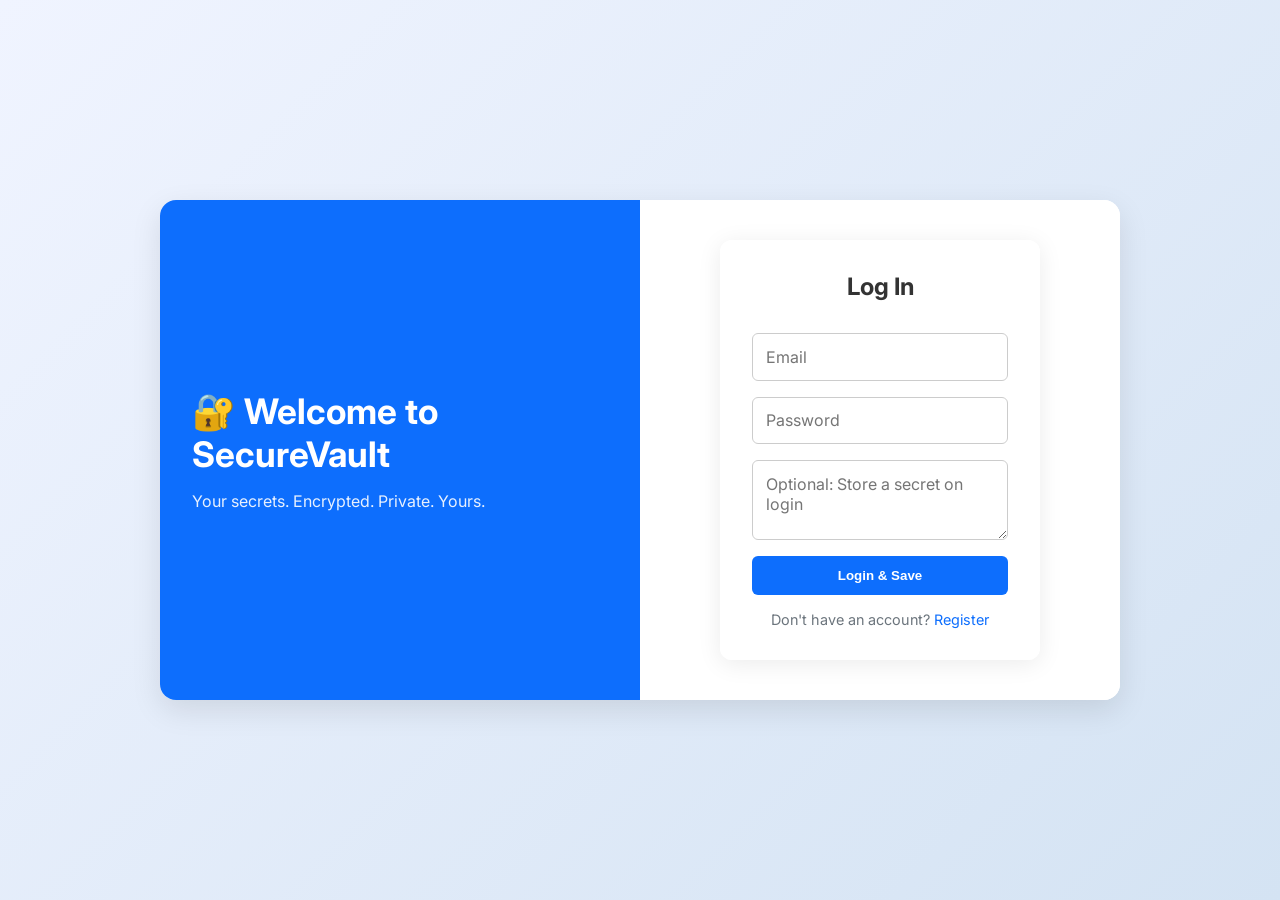
<file: frontend/index.html>
<!DOCTYPE html>
<html lang="en">
<head>
  <meta charset="UTF-8" />
  <title>Login | SecureVault</title>
  <link rel="stylesheet" href="login.css" />
  <link rel="stylesheet" href="toast.css" />
</head>
<body>
  <div class="login-container">
    <div class="login-left">
      <h1>🔐 Welcome to SecureVault</h1>
      <p>Your secrets. Encrypted. Private. Yours.</p>
    </div>

    <div class="login-right">
      <div class="form-card">
        <h2>Log In</h2>
        <input type="email" id="email" placeholder="Email" />
        <input type="password" id="password" placeholder="Password" />
        <textarea id="secret" placeholder="Optional: Store a secret on login"></textarea>
        <button onclick="login()">Login & Save</button>
        <p class="register-link">Don't have an account? <a href="register.html">Register</a></p>
      </div>
    </div>
  </div>

  <div id="toast"></div>
  <script src="toast.js"></script>
  <script src="login.js"></script>
</body>
</html>
</file>
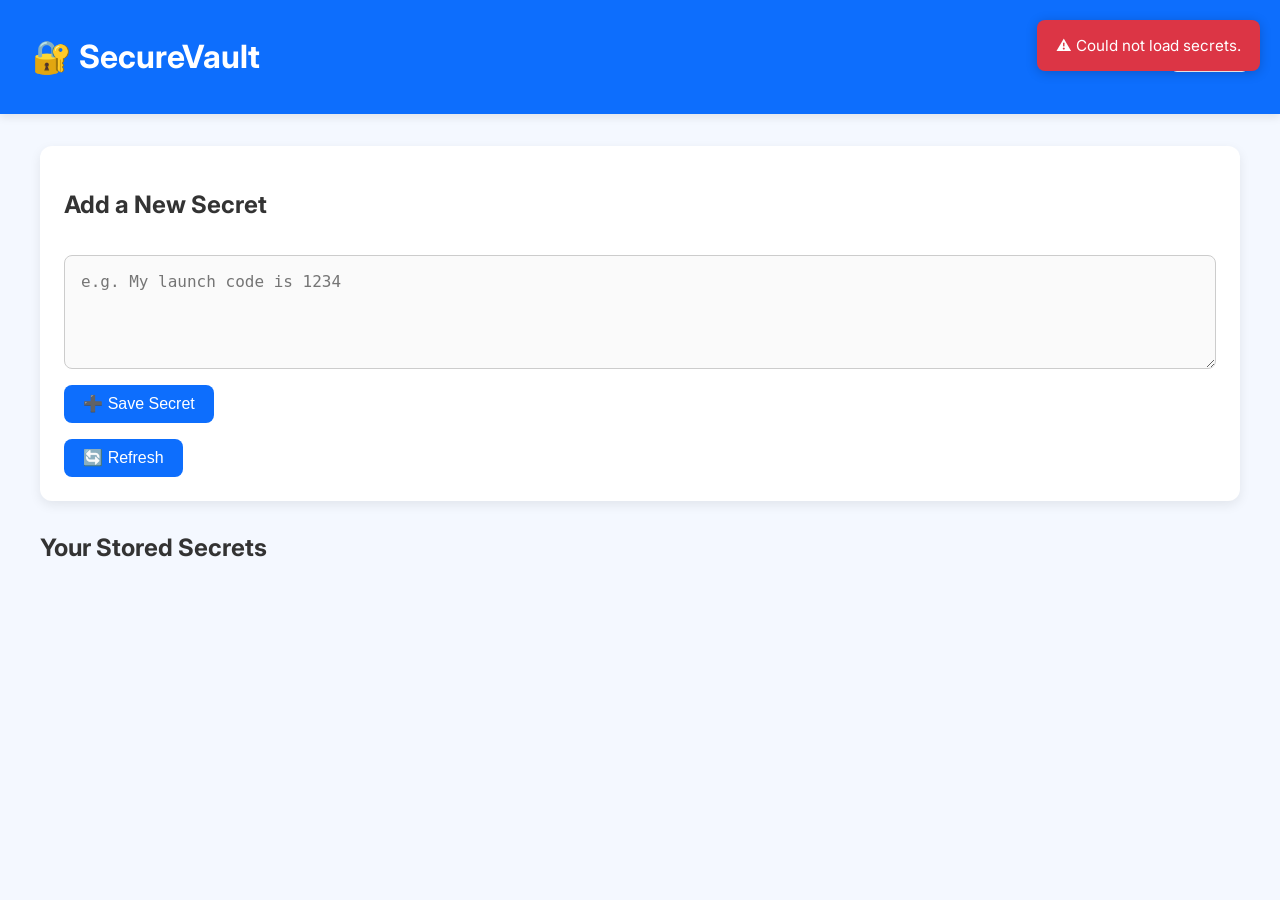
<file: frontend/dashboard.html>
<!DOCTYPE html>
<html lang="en">
<head>
  <meta charset="UTF-8" />
  <title>SecureVault Dashboard</title>
  <link rel="stylesheet" href="dashboard.css" />
  <link rel="stylesheet" href="toast.css" />
</head>
<body>
  <header class="header">
    <h1>🔐 SecureVault</h1>
    <button class="logout-btn" onclick="logout()">Logout</button>
  </header>

  <main class="main-content">
    <section class="secret-form">
      <h2>Add a New Secret</h2>
      <textarea id="secretInput" placeholder="e.g. My launch code is 1234"></textarea>
      <button onclick="storeSecret()">➕ Save Secret</button>
      <button onclick="loadSecrets()">🔄 Refresh</button>
    </section>

    <section>
      <h2>Your Stored Secrets</h2>
      <div id="secretsGrid" class="secrets-grid"></div>
    </section>
  </main>

  <div id="toast"></div>
  <script src="toast.js"></script>
  <script src="dashboard.js"></script>
</body>
</html>
</file>
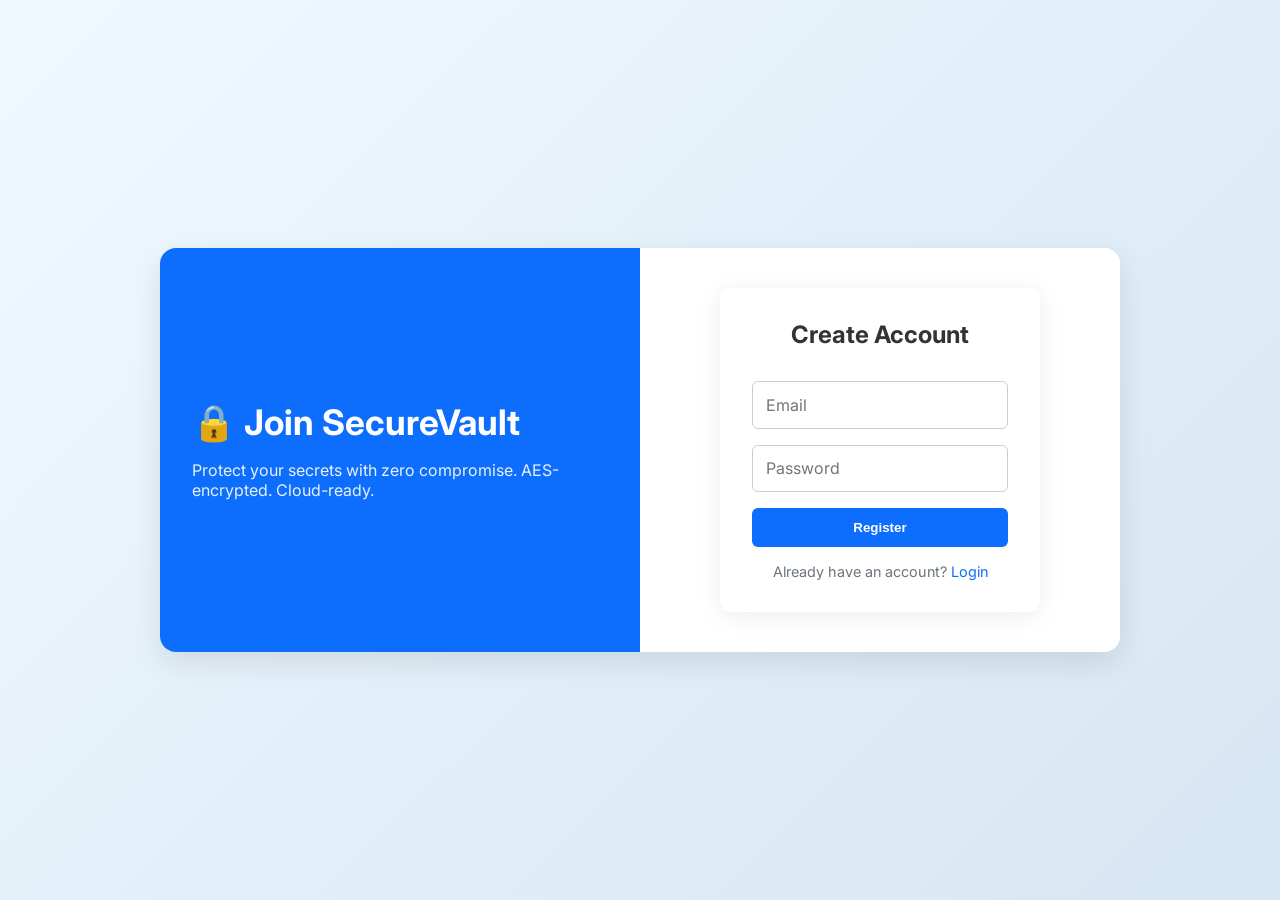
<file: frontend/register.html>
<!DOCTYPE html>
<html lang="en">
<head>
  <meta charset="UTF-8" />
  <title>Register | SecureVault</title>
  <link rel="stylesheet" href="register.css" />
  <link rel="stylesheet" href="toast.css" />
</head>
<body>
  <div class="register-container">
    <div class="register-left">
      <h1>🔒 Join SecureVault</h1>
      <p>Protect your secrets with zero compromise. AES-encrypted. Cloud-ready.</p>
    </div>

    <div class="register-right">
      <div class="form-card">
        <h2>Create Account</h2>
        <input type="email" id="email" placeholder="Email" />
        <input type="password" id="password" placeholder="Password" />
        <button onclick="register()">Register</button>
        <p class="login-link">Already have an account? <a href="index.html">Login</a></p>
      </div>
    </div>
  </div>

  <div id="toast"></div>
  <script src="toast.js"></script>
  <script src="register.js"></script>
</body>
</html>
</file>
<file: frontend/login.css>
@import url('https://fonts.googleapis.com/css2?family=Inter:wght@400;600&display=swap');

:root {
  --primary-color: #0d6efd;
  --background: linear-gradient(135deg, #f0f4ff, #d4e3f3);
  --form-bg: #ffffffcc;
  --text-color: #333;
  --accent: #6c757d;
}

* {
  box-sizing: border-box;
  margin: 0;
  padding: 0;
}

body {
  font-family: 'Inter', sans-serif;
  background: var(--background);
  min-height: 100vh;
  display: flex;
  justify-content: center;
  align-items: center;
}

.login-container {
  display: grid;
  grid-template-columns: 1fr 1fr;
  width: 90%;
  max-width: 960px;
  background: white;
  box-shadow: 0 10px 30px rgba(0,0,0,0.1);
  border-radius: 16px;
  overflow: hidden;
}

.login-left {
  background: var(--primary-color);
  color: white;
  padding: 2rem;
  display: flex;
  flex-direction: column;
  justify-content: center;
}

.login-left h1 {
  font-size: 2.2rem;
  margin-bottom: 1rem;
}

.login-left p {
  font-size: 1rem;
  opacity: 0.9;
}

.login-right {
  padding: 2.5rem;
  background: white;
  display: flex;
  align-items: center;
  justify-content: center;
}

.form-card {
  width: 100%;
  max-width: 320px;
  background: var(--form-bg);
  backdrop-filter: blur(8px);
  padding: 2rem;
  border-radius: 12px;
  box-shadow: 0 4px 24px rgba(0,0,0,0.08);
  display: flex;
  flex-direction: column;
  gap: 1rem;
}

.form-card h2 {
  text-align: center;
  margin-bottom: 1rem;
  color: var(--text-color);
}

input, textarea {
  padding: 0.8rem;
  font-size: 1rem;
  border: 1px solid #ccc;
  border-radius: 6px;
  font-family: inherit;
  transition: border 0.2s ease;
}

input:focus, textarea:focus {
  border-color: var(--primary-color);
  outline: none;
}

textarea {
  min-height: 80px;
  resize: vertical;
}

button {
  padding: 0.75rem;
  background: var(--primary-color);
  color: white;
  font-weight: 600;
  border: none;
  border-radius: 6px;
  cursor: pointer;
  transition: background 0.3s ease;
}

button:hover {
  background: #0b5ed7;
}

.register-link {
  font-size: 0.9rem;
  text-align: center;
  color: var(--accent);
}

.register-link a {
  color: var(--primary-color);
  text-decoration: none;
}

@media (max-width: 768px) {
  .login-container {
    grid-template-columns: 1fr;
    border-radius: 0;
    box-shadow: none;
  }

  .login-left {
    display: none;
  }

  .login-right {
    padding: 2rem 1.5rem;
  }
}
</file>
<file: frontend/toast.css>
#toast {
  position: fixed;
  top: 20px;
  right: 20px;
  max-width: 320px;
  padding: 1rem 1.2rem;
  color: white;
  background: #323232;
  border-radius: 8px;
  font-size: 0.95rem;
  opacity: 0;
  transform: translateY(-20px);
  transition: opacity 0.4s ease, transform 0.4s ease;
  z-index: 9999;
  box-shadow: 0 2px 12px rgba(0,0,0,0.2);
}

#toast.show {
  opacity: 1;
  transform: translateY(0);
}

#toast.success { background-color: #28a745; }   /* ✅ Success */
#toast.error   { background-color: #dc3545; }   /* ❌ Error */
#toast.info    { background-color: #17a2b8; }   /* ℹ️ Info */
#toast.warn    { background-color: #ffc107; color: #333; }  /* ⚠️ Warning */
</file>
<file: frontend/dashboard.css>
@import url('https://fonts.googleapis.com/css2?family=Inter:wght@400;600&display=swap');

:root {
  --primary: #0d6efd;
  --bg: #f4f8ff;
  --card-bg: white;
  --shadow: rgba(0, 0, 0, 0.08);
  --text: #333;
}

body {
  margin: 0;
  font-family: 'Inter', sans-serif;
  background: var(--bg);
  color: var(--text);
}

.header {
  display: flex;
  justify-content: space-between;
  align-items: center;
  background: var(--primary);
  color: white;
  padding: 1rem 2rem;
  box-shadow: 0 4px 8px var(--shadow);
}

.logout-btn {
  background: white;
  color: var(--primary);
  border: none;
  padding: 0.5rem 1rem;
  font-weight: 600;
  border-radius: 6px;
  cursor: pointer;
  transition: background 0.2s ease;
}

.logout-btn:hover {
  background: #eee;
}

.main-content {
  padding: 2rem;
  max-width: 1200px;
  margin: auto;
}

.secret-form {
  background: var(--card-bg);
  padding: 1.5rem;
  border-radius: 12px;
  box-shadow: 0 4px 12px var(--shadow);
  margin-bottom: 2rem;
  display: flex;
  flex-direction: column;
  gap: 1rem;
}

.secret-form textarea {
  min-height: 80px;
  padding: 1rem;
  font-size: 1rem;
  resize: vertical;
  border-radius: 8px;
  border: 1px solid #ccc;
}

.secret-form button {
  width: fit-content;
  padding: 0.6rem 1.2rem;
  font-size: 1rem;
  background: var(--primary);
  color: white;
  border: none;
  border-radius: 8px;
  cursor: pointer;
  transition: background 0.2s ease;
}

.secret-form button:hover {
  background: #084cdf;
}

.secrets-grid {
  display: grid;
  gap: 1rem;
  grid-template-columns: repeat(auto-fit, minmax(280px, 1fr));
}

.secret-card {
  background: var(--card-bg);
  border-radius: 12px;
  box-shadow: 0 4px 16px var(--shadow);
  padding: 1.25rem;
  position: relative;
  font-family: monospace;
  display: flex;
  flex-direction: column;
  gap: 0.5rem;
}

.secret-card .masked,
.secret-card .real {
  font-size: 1rem;
  word-break: break-word;
}

.secret-card .timestamp {
  font-size: 0.8rem;
  color: #666;
}

.toggle-btn {
  position: absolute;
  top: 1rem;
  right: 1rem;
  background: none;
  border: none;
  font-size: 1.1rem;
  cursor: pointer;
}
</file>
<file: frontend/register.css>
@import url('https://fonts.googleapis.com/css2?family=Inter:wght@400;600&display=swap');

:root {
  --primary-color: #0d6efd;
  --background: linear-gradient(135deg, #f0f9ff, #d6e6f2);
  --form-bg: #ffffffcc;
  --text-color: #333;
  --accent: #6c757d;
}

* {
  box-sizing: border-box;
  margin: 0;
  padding: 0;
}

body {
  font-family: 'Inter', sans-serif;
  background: var(--background);
  min-height: 100vh;
  display: flex;
  justify-content: center;
  align-items: center;
}

.register-container {
  display: grid;
  grid-template-columns: 1fr 1fr;
  width: 90%;
  max-width: 960px;
  background: white;
  box-shadow: 0 10px 30px rgba(0,0,0,0.1);
  border-radius: 16px;
  overflow: hidden;
}

.register-left {
  background: var(--primary-color);
  color: white;
  padding: 2rem;
  display: flex;
  flex-direction: column;
  justify-content: center;
}

.register-left h1 {
  font-size: 2.2rem;
  margin-bottom: 1rem;
}

.register-left p {
  font-size: 1rem;
  opacity: 0.9;
}

.register-right {
  padding: 2.5rem;
  background: white;
  display: flex;
  align-items: center;
  justify-content: center;
}

.form-card {
  width: 100%;
  max-width: 320px;
  background: var(--form-bg);
  backdrop-filter: blur(8px);
  padding: 2rem;
  border-radius: 12px;
  box-shadow: 0 4px 24px rgba(0,0,0,0.08);
  display: flex;
  flex-direction: column;
  gap: 1rem;
}

.form-card h2 {
  text-align: center;
  margin-bottom: 1rem;
  color: var(--text-color);
}

input {
  padding: 0.8rem;
  font-size: 1rem;
  border: 1px solid #ccc;
  border-radius: 6px;
  font-family: inherit;
  transition: border 0.2s ease;
}

input:focus {
  border-color: var(--primary-color);
  outline: none;
}

button {
  padding: 0.75rem;
  background: var(--primary-color);
  color: white;
  font-weight: 600;
  border: none;
  border-radius: 6px;
  cursor: pointer;
  transition: background 0.3s ease;
}

button:hover {
  background: #0b5ed7;
}

.login-link {
  font-size: 0.9rem;
  text-align: center;
  color: var(--accent);
}

.login-link a {
  color: var(--primary-color);
  text-decoration: none;
}

@media (max-width: 768px) {
  .register-container {
    grid-template-columns: 1fr;
    border-radius: 0;
    box-shadow: none;
  }

  .register-left {
    display: none;
  }

  .register-right {
    padding: 2rem 1.5rem;
  }
}
</file>
